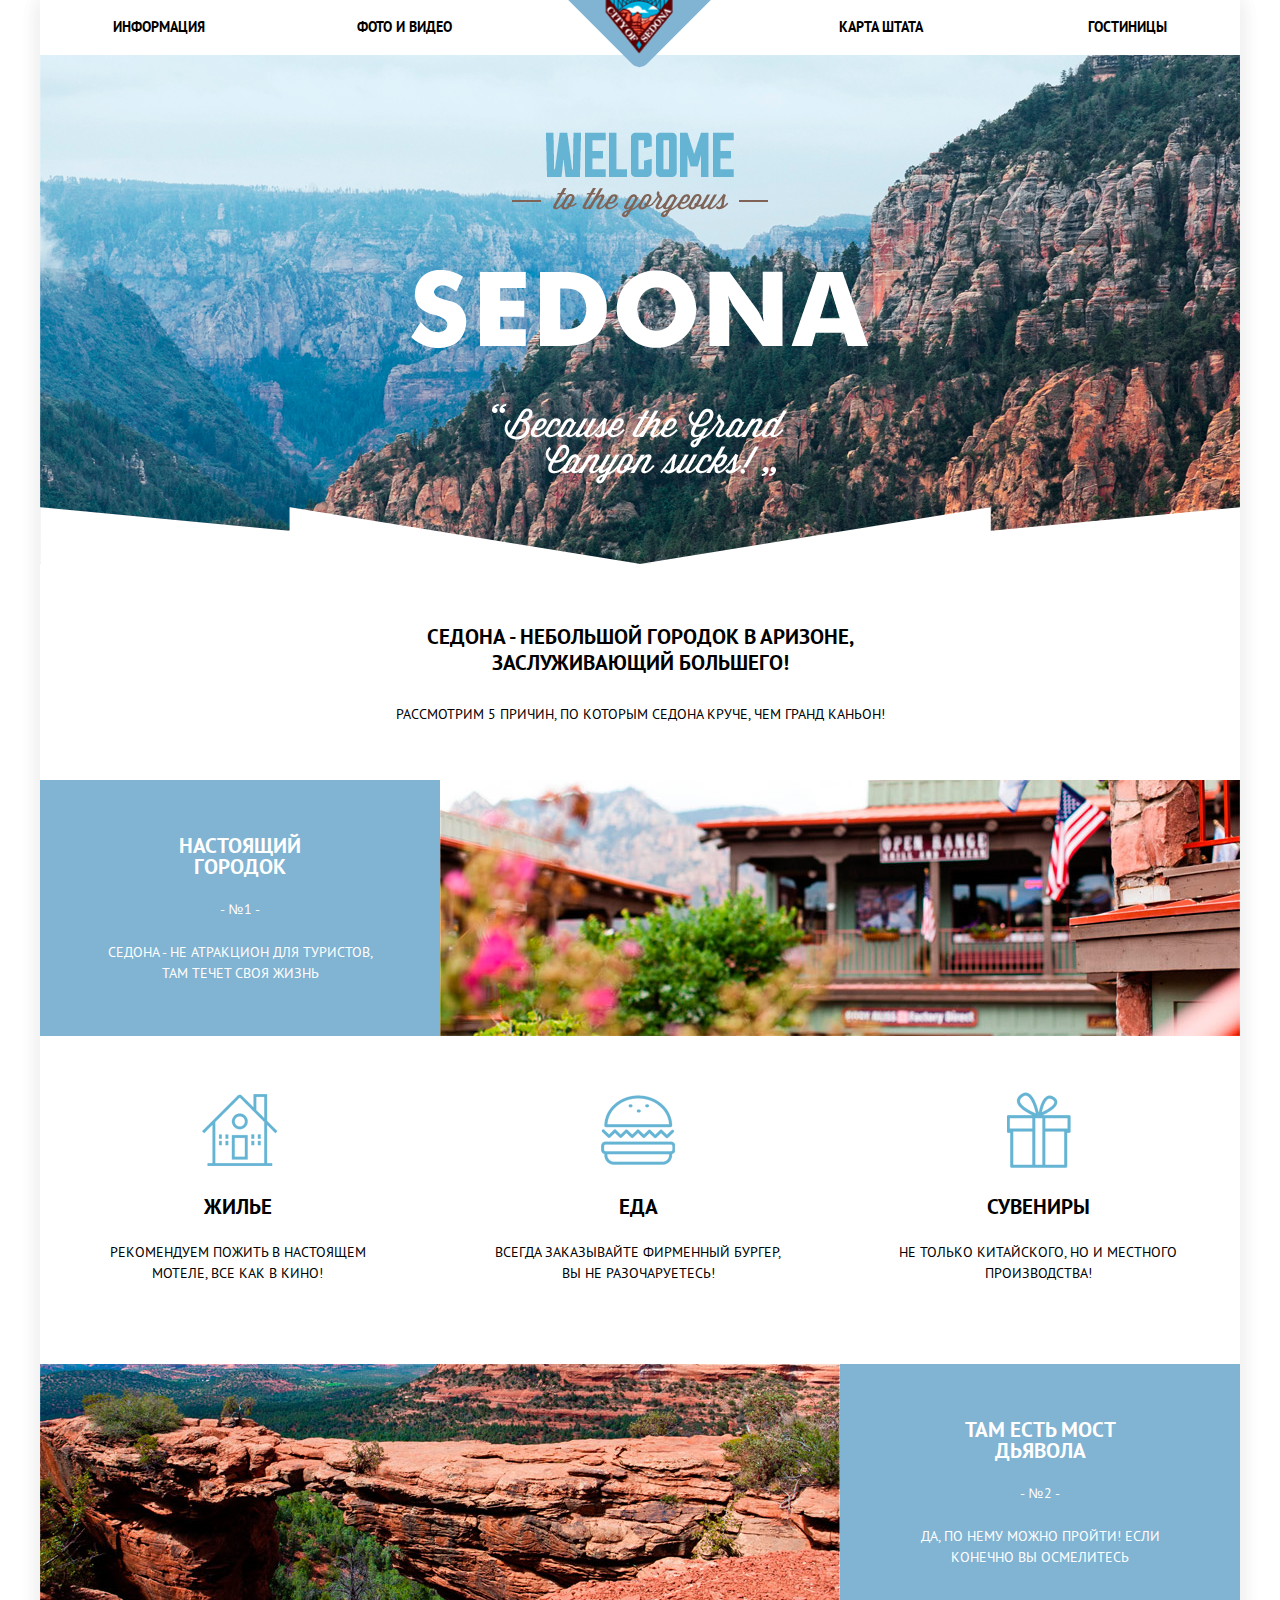
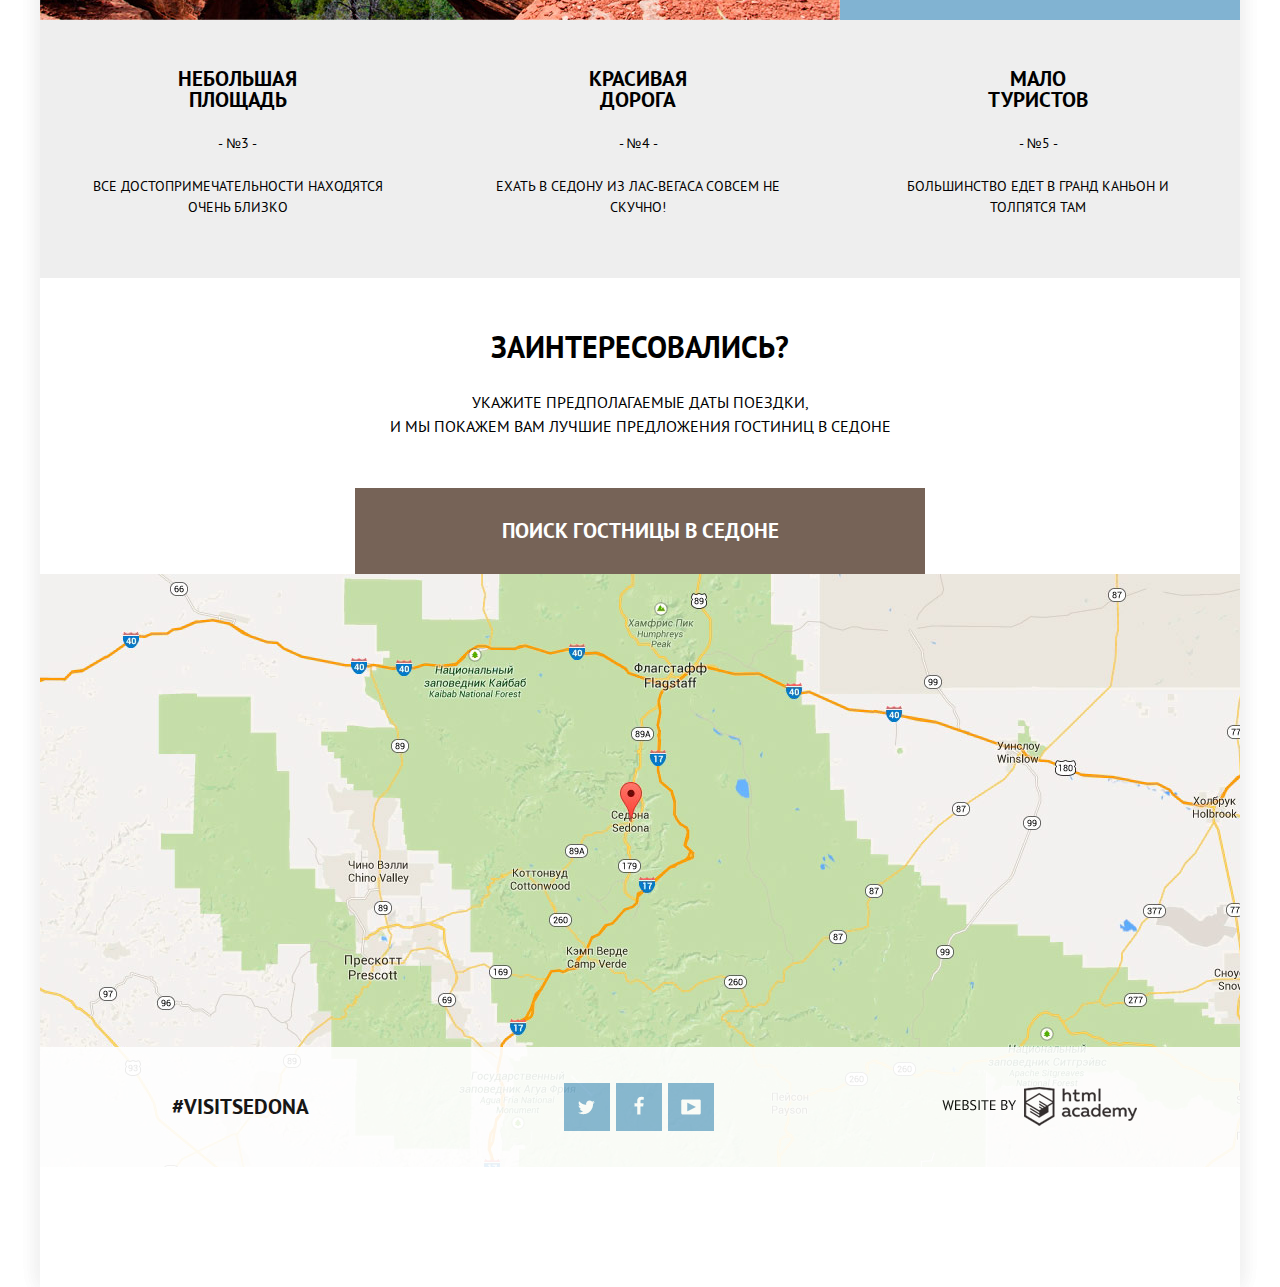
<file: index.html>
<!DOCTYPE html>
<html lang="ru">
  <head>
    <meta charset="utf-8">
    <title>Sedona</title>
    <link rel="stylesheet" href="css/normalize.min.css">
    
    <!--<link rel="stylesheet" href="css/style.css">-->
    <!--Разкоментиовать когда будет готов минимальный файл-->
    <link rel="stylesheet" href="css/style.min.css">
  </head>
  <body>
    <header>
      <nav class="clearfix"> 
        <div class="left-item-nav">
          <a href="#">Информация</a>
          <a href="#">Фото и видео</a>
        </div>
        <div class="right-item-nav">
          <a href="#">Карта штата</a>
          <a href="hotels.html">Гостиницы</a>
        </div>       
        <div class="logo-head">
          <div class="logo-head-img"></div>
        </div>
      </nav>          
    </header>
    <main>
      <div class="head-image"></div>  
      <article class="main-fivecause">
        <h1 class="fivecause-h1">Седона - небольшой городок в аризоне, заслуживающий большего!</h1>
        <div class="fivecause-head">Рассмотрим 5 причин, по которым седона круче, чем гранд каньон!</div>
        <div class="fivecause-big fivecause-one clearfix">
          <div class="fivecause-text">
            <div class="fivecause-text-h2">Настоящий городок</div>
            <div class="fivecause-text-number">- №1 -</div>    
            <div class="fivecause-text-content">Седона - не атракцион для туристов, там течет своя жизнь</div>
          </div>
          <div class="fivecause-img fi-one"></div>          
        </div>
        <ul class="main-advice main-list">
          <li>
            <div class="advice-img sprite-causes sprite-causes-home"></div>
            <div class="advice-h2">Жилье</div>
            <div class="advice-text">Рекомендуем пожить в настоящем мотеле, все как в кино!</div>
          </li>
          <li>
            <div class="advice-img sprite-causes sprite-causes-food"></div>
            <div class="advice-h2">Еда</div>
            <div class="advice-text">Всегда заказывайте фирменный бургер, вы не разочаруетесь!</div>
          </li>
          <li>
            <div class="advice-img sprite-causes sprite-causes-souvenir"></div>
            <div class="advice-h2">Сувениры</div>
            <div class="advice-text">Не только китайского, но и местного производства!</div>
          </li>
        </ul>
        <div class="fivecause-big fivecause-two clearfix">
          <div class="fivecause-text">
            <div class="fivecause-text-h2">Там есть мост дьявола</div>
            <div class="fivecause-text-number">- №2 -</div>    
            <div class="fivecause-text-content">Да, по нему можно пройти! Если конечно вы осмелитесь</div>
          </div>
          <div class="fivecause-img fi-two"></div>          
        </div>
        <ul class="fivacause-other main-list">
          <li>
            <div class="advice-h2 fo-h2">Небольшая площадь</div>
            <div class="advice-number fo-number">- №3 -</div>
            <div class="advice-text fo-text">Все достопримечательности находятся очень близко</div>
          </li>
          <li>
            <div class="advice-h2 fo-h2">Красивая дорога</div>
            <div class="advice-number fo-number">- №4 -</div>
            <div class="advice-text fo-text">Ехать в седону из лас-вегаса совсем не скучно!</div>
          </li>
          <li>
            <div class="advice-h2 fo-h2">Мало туристов</div>
            <div class="advice-number fo-number">- №5 -</div>
            <div class="advice-text fo-text">Большинство едет в гранд каньон и толпятся там</div>
          </li>
        </ul>
      </article>
      <div class="main-traveldate">
        <h2 class="traveldate-h2">Заинтересовались?</h2>
        <div class="traveldate-text">
          Укажите предполагаемые даты поездки,<br>
          и мы покажем вам лучшие предложения гостиниц в седоне
        </div>  
        <div class="form-caption" id="search-hotel">Поиск гостницы в Cедоне 
           <!-- скрытые изначально модули not-visible -->
          <form class="form-search-hotel not-visible" id="search-hotel-form-id" name="travel-date-user" action="#" method="post">
            <fieldset>    
              <label>Дата заезда:</label>
              <input type="date" name="tdu-date-begin" value="2016-06-24">
              
              
              <label>Дата выезда:</label>  
              <input type="date" name="tdu-date-end" value="2016-07-04">              
                
              <div class="form-search-hotel_people">
                <div class="form-search-hotel_people_adult">
                  <label>Взрослые:</label>
                  <div class="form-search-hotel_people_adult_count">
                    <a class="icon-minus"></a>
                    <input type="text" value="2" name="tdu-adult">
                    <a class="icon-plus"></a>
                  </div>                  
                </div>
              
              
                <div class="form-search-hotel_people_children">
                  <label>Дети:</label>              
                  <div class="form-search-hotel_people_children_count">                  
                  <a class="icon-minus"></a>
                    <input type="text" value="0" name="tdu-child">
                  <a class="icon-plus"></a>  
                </div>
              </div> 
              </div>  
              <button>найти</button>
            </fieldset>    
          </form>
        </div>
        <div class="traveldate-image-map"> 
          <iframe src="https://www.google.com/maps/embed?pb=!1m18!1m12!1m3!1d52385.13562588632!2d-111.83015792986895!3d34.854443865313165!2m3!1f0!2f0!3f0!3m2!1i1024!2i768!4f13.1!3m3!1m2!1s0x872da132f942b00d%3A0x5548c523fa6c8efd!2z0KHQtdC00L7QvdCwLCDQkNGA0LjQt9C-0L3QsCA4NjMzNiwg0KHQqNCQ!5e0!3m2!1sru!2sru!4v1470729259443" height="593" style="border:0" allowfullscreen></iframe>
        </div>        
      </div>
    </main>
    <footer class="footer-index">
      <div class="footer footer-hashtag">#Visitsedona</div>
      <div class="footer footer-social">
        <a class="fc-social fc-twiter" href="#"> <div class="sprite-small sprite-small-twet"></div></a>
        <a class="fc-social fc-facebook" href="#"><div class="sprite-small sprite-small-facebook"></div></a>
        <a class="fc-social fc-youtube" href="#"><div class="sprite-small sprite-small-youtube"></div></a>
        
      </div>
      <div class="footer footer-make"></div>
    </footer>
   
  <!--Скрипты сайта-->
  <script src="js/script.js"></script>  
  </body>
</html>
</file>
<file: css/style.css>
/*шрифты*/
 @font-face {
    font-family: PTsans; /* Гарнитура шрифта */
    src: local("PTsans"),
      url("../fonts/ptsans.woff") format("woff2"),
      url("../fonts/ptsans.woff") format("woff");
    font-weight: normal;
    font-style: normal;
 }  
 
 @font-face {
    font-family: PTsans; /* Гарнитура шрифта */
    src: local("PTsans"),
      url("../fonts/ptsansbold.woff2") format("woff2"),
      url("../fonts/ptsansbold.woff") format("woff");
    font-weight: bold;
    font-style: normal;
 }  
 
 @font-face {
  font-family: "symbols-sedona"; /*Иконочный шрифт*/
  src: url("../fonts/symbols-sedona.woff") format("woff"),
       url("../fonts/symbols-sedona.woff2") format("woff2");
  font-weight: normal;
  font-style: normal;  
}
    
/*вспомогательные классы*/

/*чтобы картинки не уходили за границы*/
img {
    max-width: 100%;
    height: auto;
}

/*Убираем браузерную обводку у элементов*/
:active, :hover, :focus {
    outline: 0;
    outline-offset: 0;
}
/*Класс для того, чтобы контейнер float разметки "видел" их */
.clearfix::after {
    content: "";
    display: table;
    clear: both;
}

.not-visible {
  display: none;
}


/*КОНЕЦ Вспомогательны классы*/

/*sprites*/
.sprite-small {
  display: block;
  margin: auto;
  background-image: url("../img/sprites-small.png");
  background-repeat: no-repeat;
    
}

.sprite-small-cheked-false {
    width: 22px;
    height: 22px;
    background-position: -10px -10px;
}

.sprite-small-cheked-true {
    width: 26px;
    height: 22px;
    background-position: -52px -10px;
}

.sprite-small-facebook {
    width: 10px;
    height: 19px;
    background-position: -98px -10px;
}

.sprite-small-range {
    width: 21px;
    height: 23px;
    background-position: -128px -10px;
}

.sprite-small-star {
    width: 18px;
    height: 17px;
    background-position: -169px -10px;
}

.sprite-small-twet {
    width: 17px;
    height: 15px;
    background-position: -207px -10px;
}

.sprite-small-youtube {
    width: 20px;
    height: 16px;
    background-position: -244px -10px;
}

/*sprites end*/

/*Иконочный шрифт*/
[class^="icon-"]::before,
[class*=" icon-"]::before {
  display: inline-block;
  width: 1em;
  margin-right: 0.2em;
  margin-left: 0.2em;

  font-weight: normal;
  line-height: 1em;
  font-family: "symbols-sedona";
  text-align: center;
  text-transform: none;
  text-decoration: inherit;
  font-style: normal;
  font-variant: normal;

  speak: none;
}

.icon-facebook::before { content: "\66"; } /* "f" */
.icon-twitter::before { content: "\74"; } /* "t" */
.icon-youtube::before { content: "\f39e"; } /* "y" */
.icon-up-dir::before { content: "\25b2"; } /* "▲" */
.icon-down-dir::before { content: "\25bc"; } /* "▼" */
.icon-star::before { content: "\2605"; } /* "★" */
.icon-check-off::before { content: "\2610"; } /* "☐" */
.icon-check-on::before { content: "\2611"; } /* "☑" */
.icon-calendar::before { content: "\e800"; } /* "calendar" */
.icon-minus::before { content: "\e802"; } /* "-" */
.icon-plus::before{ content: "\e801"; } /* "+" */
/*Иконочный шрифт КОНЕЦ*/

body {
    /*позиционирование*/
    /*блочная модель*/
    min-width: 768px;
    max-width: 1200px;
    margin: auto;
    /*типографика*/
    
    font-family: "PTsans", "Tahoma", sans-serif;
    font-size: 14px;
    line-height: 21px;
    font-weight: normal;
    font-style: normal;
    
    /*оформление*/
    
    background-color: #ffffff;
    color: #000000;
    -webkit-box-shadow: 0px 0px 20px 0px #eeeeee, 0px 0px 20px 0px #eeeeee;
            box-shadow: 0px 0px 20px 0px #eeeeee, 0px 0px 20px 0px #eeeeee;
    /*анимация*/
    /*разное*/
}

nav {
  position: relative;

  height: 21px;
  padding: 17px 73px;
  /*background-color: red;*/
}

nav a {
  display: inline-block;
  width: 128px;
  text-transform: uppercase;
  font-weight: bold;
  line-height: 21px;
  text-decoration: none;
  color: #000000;
}

.logo-head {
  position: absolute;
  top: -70px;
  left: 548px;
  width: 110px;
  height: 120px;
  background-color: #81b3d2;
  border-radius: 10px;
  -webkit-transform: rotate(45deg);
      -ms-transform: rotate(45deg);
          transform: rotate(45deg);
  
}
.logo-head-img-link {
  display: block;
  text-decoration: none;
}

.logo-head-img {
  position: absolute;
  top: 60px;
  right: -1px;
  
  width: 67px;
  height: 56px;
  background: url("../img/logo-head.png");
  -webkit-transform: rotate(-45deg);
      -ms-transform: rotate(-45deg);
          transform: rotate(-45deg);  
}

.left-item-nav {
  float:left;
}

.left-item-nav a{
  margin-right: 112px;  
  text-align: left;
  
}

.right-item-nav {
  float:right;
}

.right-item-nav a{
  margin-left: 112px;  
  text-align: right;
}

.active-item-nav{
  color: #766357;  
}

.left-item-nav a:hover,
.right-item-nav a:hover {
  color: #81b3d2;
}

.left-item-nav >.active-item-nav:hover,
.right-item-nav>.active-item-nav:hover{
  color: #604e43;  
}

.left-item-nav a:active,
.right-item-nav a:active {
  color: #b7b7b7;
}

.left-item-nav >.active-item-nav:active,
.right-item-nav>.active-item-nav:active{
  color: #d8d3d0;;  
}

.head-image {
  width: 1200px;
  height: 555px;  
  background: url("../img/intro.png");
  background-position: 0 -55px;
 }

.fivecause-h1 {
  display: inline-block;
  max-width: 1200px;
  margin-bottom: 25px;
  padding: 0 312px;
  font-size: 21px;
  line-height: 26px;
  font-weight: bold;
  text-transform: uppercase; 
  text-align: center;
  vertical-align: top;
}

.fivecause-head {
  max-width: 1200px;
  margin-bottom: 53px;
  padding: 0 312px;  
  font-size: 14px;
  line-height: 26px;
  text-transform: uppercase; 
  text-align: center;
}

.fivecause-big {
  height: 256px;
}
.fivecause-text{  
  width: 280px;
  height: 146px;
  padding: 55px 60px;
  text-transform: uppercase; 
  text-align: center;
  color: #ffffff;  
  background-color: #81b3d2;    
}

.fivecause-text-h2 {  
  padding: 0 63px;
  font-size: 21px;
  font-weight: bold;
}

.fivecause-text-number {
  margin: 22px 0;
}

.fivecause-one .fivecause-text {
  float: left;
}

.fivecause-one .fivecause-img {
  float: right;
  width: 800px;
  height: 256px;
  background: url("../img/real-town.jpg");
}
  

.fivecause-two .fivecause-img {
  float: left; 
  width: 800px;
  height: 256px;
  background: url("../img/place-diablo.jpg");
}

.fivecause-two .fivecause-text {
  float: right;  
}
/**/
.main-list {
  list-style: none;
  margin: 0;
  padding: 0;
}

.main-list li {
  display: inline-block;
  width: 400px;
  margin: 0;
  margin-left: -0.27em;
  padding: 0;
  vertical-align: top;
  
}

.main-advice {
  height: 270px;
  margin: 0;
  padding: 0;
  margin-top: 55px;  
  margin-bottom: 3px;
  text-align: center;
}


.advice-h2 {
  margin: 3px 0;
  text-transform: uppercase;
  font-size: 21px;
  line-height: 65px;
  font-weight: bold;
}

.advice-text {
  margin: 0 55px;
  text-transform: uppercase;
}
.advice-number {
  margin: 30px 0;
}

.fo-h2 {
  margin: 0;
  padding: 0 130px;
  line-height: 21px;
  text-align: center;
}

.fo-number {
  margin-top: 23px;
  margin-bottom: 22px;
  padding: 0;  
}


/*img*/
.sprite-causes {
  display: block;
  margin: auto;
  background-image: url("../img/sprites-causes.png");
  background-repeat: no-repeat;        
}

.sprite-causes-home {
    width: 75px;
    height: 72px;
    background-position: -115px -12px;
}

.sprite-causes-food {
    width: 74px;
    height: 70px;
    background-position: -12px -11px;
}

.sprite-causes-souvenir {
    width: 64px;
    height: 76px;
    background-position: -215px -14px;
}

.advice-img{
  width: 80px;
  height: 80px;
  /*background-color: yellow;*/
}
/*img end*/

.fivacause-other {
  height: 205px;
  padding-top: 48px;
  padding-bottom: 5px;
  text-align: center;
  background-color: #eeeeee;
}

/* serch hotel*/
.main-traveldate {
  
  
  text-transform: uppercase;
  line-height: 24px;
  text-align: center;
}

.traveldate-h2{
  margin-top: 50px;
  font-size: 30px;
  line-height: 37px;
  font-weight: bold;
}

.traveldate-text {
  font-size: 16px;
  text-align: center;
  text-transform: uppercase;
}

.form-caption {
  position:relative;
  width: 570px;
  height: 86px;
  margin: auto;
  margin-top: 50px;
  font-size: 21px;
  line-height: 86px;
  font-weight: bold;
  text-align: center;
  text-transform: uppercase;
  color: #ffffff;
  background-color: #766357; 
  cursor: pointer;
}

.traveldate-image-map {
  width: 100%;
  height: 593px;
  background: url("../img/map.jpg");
}

/* ПОДВАЛ */
footer {
  width: 100%;
  height: 120px;
  background-color: #ffffff;
}

.footer-index {
  position: relative;
  top: -120px;
  opacity: 0.9; 
}

.footer {
  display: inline-block;  
  width: 400px;
  height: 120px;
  
  vertical-align: top;  
}
.footer:not(:first-child) {
  margin-left: -0.29em;
  
}

.footer-hashtag {
  margin: auto;
  font-size: 21px;
  line-height: 120px;
  font-weight: bold;
  text-align: center;
  text-transform: uppercase;
 /* background-color: orange;*/  
}

.footer-social {
  text-align: center;
  /*background-color: yellow;*/
  
}

.fc-social {
  display: inline-block;
  width: 46px;
  margin-top: 36px;
  margin-right: 2px;  
  vertical-align: top;
  background-color: #81b3d2;
  
}

.fc-twiter{
  height: 31px;
  padding-top: 17px;
}

.fc-facebook{
  height: 35px;
  padding-top: 13px;
}

.fc-youtube{
  height: 32px;
  padding-top: 16px;  
}

.fc-twiter:hover,
.fc-youtube:hover, 
.fc-facebook:hover{
  background-color: #669ec0;
}

.fc-twiter:active,
.fc-youtube:active,
.fc-facebook:active {
  background-color: #5496bd;  
}
.footer-make {
  background: url("../img/copyright.png") no-repeat center center;
}


/*============================================*/
/* hotel.html */
/*filters*/
.main-filter {
  height: 160px;
  margin: 0;
  padding: 27px 73px 30px;
  text-transform: uppercase;
  color: #ffffff;
  background-color: #7ea2c2;
  background: url("../img/filter_bg.jpg") no-repeat;
}

.main-filter legend {
  font-size: 16px;
  line-height: 21px;
  font-weight: bold;
}

.mf-group {
  float: left;
  display: inline-block;
  width: 251px;
  margin: 0;
  padding: 0;
  vertical-align: top;  
  border: none;
}

.mf-other {
  float: right;
  width: 328px;
}


input[type="checkbox"] {
  display: none;

}

.mf-group label{
  display: block;
  padding-left: 18px;
  margin-top: 24px;
  cursor: pointer;
}

.mf-infrastructure label::before,
.mf-housingtype label::before{
  position: relative;
  left: -18px;
  content: "";
  display: inline-block;
  width: 26px;
  height: 22px;
  vertical-align: top;
  background-image: url("../img/sprites-small.png");
  background-repeat: no-repeat;
  background-position: -10px -10px; 
}

input[type=checkbox]:checked + label::before {
  width: 26px;
  height: 22px;  
  background-position: -52px -10px;
}    
/*range*/
.mf-other-minmax {
  float: right;
  width: 314px;
  height: 32px;
  margin-top: 10px;  
  border: 2px solid #ffffff;
  border-radius: 2px;
}

.mf-other-min,
.mf-other-max {
  display: inline-block;  
  width: 154px;
  height: 22px;
  margin: 0;
  padding: 0;
  margin-top: 5px;
  text-align: center;
  color: #ffffff;
  background: none;
  border: none; 
}

.mf-other-min {
  border-right: 2px solid #ffffff; 
}

/*range*/
.range-controls {
    position: relative;
    overflow: hidden;
    width: 324px;
    height: 40px;
    margin: 0;
    margin-top: 57px;
}
.range-controls .scale {
    width: 315px;
    height: 2px;
    margin: 0;
    margin-top: 10px;
    margin-left: 12px;      
    background-color: #8f8181;
}
.range-controls .bar {
    /*индикатор зеленый*/
    width: 260px;
    height: 2px;
    background-color: #ffffff;
}
.range-controls .toggle {
    position: absolute;
    top: 0px;
    width: 4px;
    height: 4px;
    background-color: #ababab;
    border: 8px solid #fff;
    border-radius: 50%;
    -webkit-box-shadow: 0 1px 0 0 #cfcfcf;
            box-shadow: 0 1px 0 0 #cfcfcf;
    cursor: pointer;
}

.range-controls .min-toggle {
    left: 11px;
}
.range-controls .max-toggle {
    left: 265px;
}

.min-toggle:hover,
.max-toggle:hover {
  background-color: #1c4f80;
}

/*range end*/

.btn-mf-other-show {
  display: block;
  width: 133px; 
  height: 32px;
  margin-top: 5px;
  margin-left: 97px;
  line-height: 32px;
  text-align: center;
  text-decoration: none;
  color: #ffffff;
  border: 2px solid #ffffff;
  border-radius: 2px;
}

.btn-mf-other-show:hover {
  color: #000000;
   background-color: #ffffff;
}

.sprite-small-cheked-false {
    width: 22px;
    height: 22px;
    background-position: -10px -10px;
}

.sprite-small-cheked-true {
    
}

/*end filters*/

.main-found-head{
  height: 87px;
  padding: 0 73px;
}

.mf-found-item{
  width: 160px;
  font-size: 21px;
  line-height: 87px;
  font-weight: bold;
  text-transform: uppercase;
}

.mf-inline-block {
  display: inline-block;
  vertical-align: top;
}

.mf-sorting {
  margin-top: 39px;
  font-size: 12px;
  line-height: 16px;
  text-transform: uppercase;
}

.mf-sorting-list {
  display: inline-block;
  width: 364px;
  margin: 0;
  padding: 0;
  line-height: 14px;
  list-style: none; 
  vertical-align: top;
}

.mf-sorting-list li {
  display: inline-block;
  margin: 0;
  padding: 0;
  margin-left: 30px;
  vertical-align: top;
  color: #b1b1b1;
  border-bottom: 1px dashed #81b3d2;
  cursor: pointer;
}

.mf-sorting-list li:first-child{
  margin-left: 34px;
}

li.active-filter {
  color: #81b3d2;
  border: none;
}

.mf-sorting-list li:hover {
  color: #81b3d2;
}

.mf-sorting-list li:active {
  color: #000000;
  border: none;
} 

.mf-topdown {
  display: inline-block; 
  width: 241px;  
  margin-left: 203px;
  text-align: right;
}

.btn-triangle {
  display: inline-block;
  width: 0;
  height: 0;
  margin-top: 41px;
  margin-left: 8px;
  border-style: solid;  
}

.btn-triangle-up {
  border-color: #ffffff #ffffff #cccccc #ffffff;
  border-width: 0 5px 9px 5px;
  cursor: pointer;  
}

.btn-triangle-down {
  border-color: #81b3d2 #ffffff #ffffff #ffffff;
  border-width: 9px 5px 0 5px;  
  cursor: pointer;
}

.btn-triangle-up:hover {
  border-color: #ffffff #ffffff #000000 #ffffff;  
}

.btn-triangle-down:hover {
  border-color: #000000 #ffffff #ffffff #ffffff;
  
}

.btn-triangle-up:active {
  border-color: #ffffff #ffffff #81b3d2 #ffffff;  
}

.btn-triangle-down:active {
  border-color: #81b3d2 #ffffff #ffffff #ffffff;
  
}
/**/
.main-found-item{
    height: 90px;
    padding: 25px 73px 35px;;
    text-transform: uppercase;
}

.main-found-item:nth-child(even){
  border-top: 1px solid #b1b1b1;
  border-bottom: 1px solid #b1b1b1;  
}

.mf-item-image {
  float: left;
  width: 135px;
  height: 90px;
  margin-top: 5px;
  margin-right: 30px;  
}

.amara-image{
  background: url("../img/amara.jpg");
}

.desert-image{
  background: url("../img/desert.jpg");
}

.villas-image{
  background: url("../img/villas.jpg");
}

.mf-item-text {
  float: left;

}

.mf-item-rating {  
  float: right;
  width: 111px;
  text-align: right;
}

.mfit-h2 {
  font-size: 21px;
  line-height: 26px;
  font-weight: bold;
  margin-bottom: 8px;  
}

.mfit-h2:hover {
  color: #81b3d2;
  cursor: pointer;
}

.mfit-h2:active {
  color: #b2b2b2;
}

.mfit-content {
  margin-bottom: 14px;  
}

.mfit-content b {
  display: inline-block;
  width: 105px;
  margin-right: 6px;
  font-weight: normal;
}

.btn-hotel {
  display: inline-block;
  width: 110px;
  height: 27px;
  margin-right: 3px;
  font-size: 14px;
  line-height: 27px;
  font-weight: bold;
  text-align: center;
  text-decoration: none;
  color: #ffffff;
  background-color: #81b3d2;
}
.mfit-more:hover {
  background-color: #669ec0;
}

.mfit-more:active {
  color: #88b6d1;
  background-color: #5496bd;
}


.mfit-reserve {
  width: 142px;
  background-color: #766357;
}

.mfit-reserve:hover {
  background-color: #604e43;
}

.mfit-reserve:active {
  color: #857871;
  background-color: #503e33;
}

.mfi-rating-star {
  display: inline-block;
  width: 18px;
  height: 17px;
  margin-top: 3px;
  margin-bottom: 43px;
  background: url("../img/star.png");
}

.star-three {
  display: inline-block;
  width: 54px;
  height: 17px;
  background: url("../img/star.png");
}

.star-two {
  display: inline-block;
  width: 36px;
  height: 17px;
  background: url("../img/star.png");
}

.star-four {
  display: inline-block;
  width: 72px;
  height: 17px;
  background: url("../img/star.png");
}

.mfi-rating-text {
  width: 111px;
  height: 27px;
  line-height: 27px;
  font-weight: normal;
  text-align: center;  
  color: #8b8b8b;
  background-color: #f2f2f2;
}

.form-search-hotel {
  position: absolute;
  top: 86px;
  left: 0;
  width: 570px;
  height: 396px;
  margin: 0;
  padding: 0;
  background-color: #ffffff;
  color: #000000;  
}

.form-search-hotel fieldset {
  width: 460px;
  margin: auto;
  margin-top: 55px;
  text-transform: uppercase;
  font-size: 14px;
  line-height: 26px;
  font-weight: bold;
  border: none;  
}

.form-search-hotel fieldset>label {
  margin: 0;
  padding: 0; 
  margin-right: 12px;  
}

.form-search-hotel button {
  width: 460px;
  height: 60px;
  margin: 50px 0;
  padding: 0;
  line-height: 60px; 
  text-transform: uppercase;
  background-color: #81b3d2;
  color: #ffffff;
  border: none;
  cursor: pointer;
}
.form-search-hotel button:hover {
  background-color: #669ec0;
}

.form-search-hotel button:active {
  color: #88b6d1;
  background-color: #5496bd;
}


.form-search-hotel input[type="date"] {
  width: 316px;
  height: 38px;
  margin-bottom: 29px;
  padding: 0 15px;
  background-color: #f2f2f2;
  border: none;
}
.form-search-hotel input[type="date"]:hover {
  background-color: #ebebeb;
} 

.form-search-hotel input[type="date"]:focus {
  background-color: #ffffff;
  border: 2px solid #e5e5e5;
}

.form-search-hotel_people_adult {
  display: inline;
  float: left;
  margin: 0;
  padding: 0;  
}

.form-search-hotel_people_children {
  display: inline;
  float: right;
  margin: 0;
  padding: 0;  
}

.form-search-hotel_people_adult label,
.form-search-hotel_people_children label{
  margin-right: 30px;  
}

.form-search-hotel_people_adult_count,
.form-search-hotel_people_children_count{
  display: inline;
  width: 117px;  
  height: 38px;
  margin: 0;
  padding: 5px 0;
  background-color: #f2f2f2;
}

.form-search-hotel_people_adult_count>a,
.form-search-hotel_people_children_count>a {
  display: inline-block;
  width: 39px;  
  color: #a9a9a9;
  cursor: pointer;  
}

.form-search-hotel_people_adult_count>a:hover,
.form-search-hotel_people_children_count>a:hover {
  color: #000000;
}

.form-search-hotel_people_adult_count>a:active,
.form-search-hotel_people_children_count>a:active {
  color: #81b3d2;
}

.form-search-hotel_people_adult_count input[type="text"],
.form-search-hotel_people_children_count input[type="text"] {
  width: 39px;
  text-align: center;
  background-color: #f2f2f2;
  border: none;
}

/* mobile */
@media screen and (max-width: 1024px) {
  body {
      width: 768px;
      padding: 0;
  }
    
  .head-image {
    height: 516px;  
    background: url("../img/intro768.png") no-repeat;    
  }

  .logo-head {
    left: 324px;
    width: 120px;  
  }

  .left-item-nav a{
    margin-right: 10px;    
  }

  .right-item-nav a{
    margin-left: 10px;    
  }

  .fivecause-h1 {
    padding: 0 162px;
  }

  .fivecause-head {
    padding: 0 122px;  
  }

  .fivecause-text{  
    width: 178px;
    height: 156px;
    padding: 50px 39px;
  }

  .fivecause-text-h2 {  
    padding: 0 23px;  
  }
  .fivecause-one .fivecause-img {
    width: 512px;
  }

  .fivecause-two .fivecause-img {
    width: 512px;
  }

  .main-list li {
    width: 256px;
  }

  .advice-h2 {
    padding: 0 70px;
  }

  .footer {
    width: 256px;
  }
  
  .main-filter {
    padding: 27px 46px 30px;
  }  
  .mf-group {
    width: 219px;  
  }
   
  .mf-other {
    width: 226px;
  }
  
  .mf-other-minmax {
    width: 224px;
  }

  .mf-other-min,
  .mf-other-max {
    width: 105px;
  }
  
  /*range*/
  .range-controls {
    width: 224px;
  }
  
  .range-controls .scale {
    width: 224px;
  }
  
  .range-controls .bar {
    width: 160px;
  }
  
  .range-controls .max-toggle {
    left: 160px;
  }   
}
</file>
<file: css/style.min.css>
body,nav a{line-height:21px;color:#000}@font-face{font-family:PTsans;src:local("PTsans"),url(../fonts/ptsans.woff) format("woff2"),url(../fonts/ptsans.woff) format("woff");font-weight:400;font-style:normal}@font-face{font-family:PTsans;src:local("PTsans"),url(../fonts/ptsansbold.woff2) format("woff2"),url(../fonts/ptsansbold.woff) format("woff");font-weight:700;font-style:normal}@font-face{font-family:symbols-sedona;src:url(../fonts/symbols-sedona.woff) format("woff"),url(../fonts/symbols-sedona.woff2) format("woff2");font-weight:400;font-style:normal}img{max-width:100%;height:auto}:active,:focus,:hover{outline:0;outline-offset:0}.clearfix::after{content:"";display:table;clear:both}.not-visible{display:none}.sprite-small{display:block;margin:auto;background-image:url(../img/sprites-small.png);background-repeat:no-repeat}.sprite-small-cheked-true{width:26px;height:22px;background-position:-52px -10px}.sprite-small-facebook{width:10px;height:19px;background-position:-98px -10px}.sprite-small-range{width:21px;height:23px;background-position:-128px -10px}.sprite-small-star{width:18px;height:17px;background-position:-169px -10px}.sprite-small-twet{width:17px;height:15px;background-position:-207px -10px}.sprite-small-youtube{width:20px;height:16px;background-position:-244px -10px}[class*=" icon-"]::before,[class^=icon-]::before{display:inline-block;width:1em;margin-right:.2em;margin-left:.2em;font-weight:400;line-height:1em;font-family:symbols-sedona;text-align:center;text-transform:none;text-decoration:inherit;font-style:normal;font-variant:normal;speak:none}.btn-hotel,.btn-mf-other-show,.logo-head-img-link,nav a{text-decoration:none}.icon-facebook::before{content:"\66"}.icon-twitter::before{content:"\74"}.icon-youtube::before{content:"\f39e"}.icon-up-dir::before{content:"\25b2"}.icon-down-dir::before{content:"\25bc"}.icon-star::before{content:"\2605"}.icon-check-off::before{content:"\2610"}.icon-check-on::before{content:"\2611"}.icon-calendar::before{content:"\e800"}.icon-minus::before{content:"\e802"}.icon-plus::before{content:"\e801"}body{min-width:768px;max-width:1200px;margin:auto;font-family:PTsans,Tahoma,sans-serif;font-size:14px;font-weight:400;font-style:normal;background-color:#fff;-webkit-box-shadow:0 0 20px 0 #eee,0 0 20px 0 #eee;box-shadow:0 0 20px 0 #eee,0 0 20px 0 #eee}nav{position:relative;height:21px;padding:17px 73px}nav a{display:inline-block;width:128px;text-transform:uppercase;font-weight:700}.fivecause-h1,.fivecause-head{max-width:1200px;padding:0 312px;line-height:26px;text-transform:uppercase}.logo-head{position:absolute;top:-70px;left:548px;width:110px;height:120px;background-color:#81b3d2;border-radius:10px;-webkit-transform:rotate(45deg);-ms-transform:rotate(45deg);transform:rotate(45deg)}.logo-head-img-link{display:block}.fivecause-h1,.main-list li{display:inline-block;vertical-align:top}.logo-head-img{position:absolute;top:60px;right:-1px;width:67px;height:56px;background:url(../img/logo-head.png);-webkit-transform:rotate(-45deg);-ms-transform:rotate(-45deg);transform:rotate(-45deg)}.left-item-nav{float:left}.left-item-nav a{margin-right:112px;text-align:left}.right-item-nav{float:right}.right-item-nav a{margin-left:112px;text-align:right}.fivacause-other,.fivecause-h1,.fivecause-head,.fivecause-text,.fo-h2,.main-advice,.main-traveldate{text-align:center}.active-item-nav{color:#766357}.left-item-nav a:hover,.right-item-nav a:hover{color:#81b3d2}.left-item-nav>.active-item-nav:hover,.right-item-nav>.active-item-nav:hover{color:#604e43}.left-item-nav a:active,.right-item-nav a:active{color:#b7b7b7}.left-item-nav>.active-item-nav:active,.right-item-nav>.active-item-nav:active{color:#d8d3d0}.head-image{width:1200px;height:555px;background:url(../img/intro.png) 0 -55px}.fivecause-h1{margin-bottom:25px;font-size:21px;font-weight:700}.fivecause-head{margin-bottom:53px;font-size:14px}.advice-h2,.fivecause-text-h2{font-size:21px;font-weight:700}.fivecause-big{height:256px}.fivecause-text{width:280px;height:146px;padding:55px 60px;text-transform:uppercase;color:#fff;background-color:#81b3d2}.fivecause-text-h2{padding:0 63px}.fivecause-text-number{margin:22px 0}.fivecause-one .fivecause-text{float:left}.fivecause-one .fivecause-img{float:right;width:800px;height:256px;background:url(../img/real-town.jpg)}.fivecause-two .fivecause-img{float:left;width:800px;height:256px;background:url(../img/place-diablo.jpg)}.fivecause-two .fivecause-text{float:right}.main-list{list-style:none;margin:0;padding:0}.main-list li{width:400px;margin:0 0 0 -.27em;padding:0}.main-advice{height:270px;margin:55px 0 3px;padding:0}.advice-h2{margin:3px 0;text-transform:uppercase;line-height:65px}.advice-text{margin:0 55px;text-transform:uppercase}.advice-number{margin:30px 0}.fo-h2{margin:0;padding:0 130px;line-height:21px}.fo-number{margin-top:23px;margin-bottom:22px;padding:0}.sprite-causes{display:block;margin:auto;background-image:url(../img/sprites-causes.png);background-repeat:no-repeat}.fc-social,.footer,.mf-group{display:inline-block;vertical-align:top}.sprite-causes-home{width:75px;height:72px;background-position:-115px -12px}.sprite-causes-food{width:74px;height:70px;background-position:-12px -11px}.sprite-causes-souvenir{width:64px;height:76px;background-position:-215px -14px}.advice-img{width:80px;height:80px}.fivacause-other{height:205px;padding-top:48px;padding-bottom:5px;background-color:#eee}.main-traveldate{text-transform:uppercase;line-height:24px}.traveldate-h2{margin-top:50px;font-size:30px;line-height:37px;font-weight:700}.traveldate-text{font-size:16px;text-align:center;text-transform:uppercase}.footer-hashtag,.form-caption{font-size:21px;text-align:center;font-weight:700;text-transform:uppercase}.form-caption{position:relative;width:570px;height:86px;margin:50px auto auto;line-height:86px;color:#fff;background-color:#766357;cursor:pointer}.traveldate-image-map{width:100%;height:593px;background:url(../img/map.jpg)}footer{width:100%;height:120px;background-color:#fff}.footer-index{position:relative;top:-120px;opacity:.9}.footer{width:400px;height:120px}.footer:not(:first-child){margin-left:-.29em}.footer-hashtag{margin:auto;line-height:120px}.footer-social{text-align:center}.fc-social{width:46px;margin-top:36px;margin-right:2px;background-color:#81b3d2}.fc-twiter{height:31px;padding-top:17px}.fc-facebook{height:35px;padding-top:13px}.fc-youtube{height:32px;padding-top:16px}.fc-facebook:hover,.fc-twiter:hover,.fc-youtube:hover{background-color:#669ec0}.fc-facebook:active,.fc-twiter:active,.fc-youtube:active{background-color:#5496bd}.footer-make{background:url(../img/copyright.png) center center no-repeat}.main-filter{height:160px;margin:0;padding:27px 73px 30px;text-transform:uppercase;color:#fff;background:url(../img/filter_bg.jpg) no-repeat}.main-filter legend{font-size:16px;line-height:21px;font-weight:700}.mf-group{float:left;width:251px;margin:0;padding:0;border:none}.mf-other{float:right;width:328px}input[type=checkbox]{display:none}.mf-group label{display:block;padding-left:18px;margin-top:24px;cursor:pointer}.mf-housingtype label::before,.mf-infrastructure label::before{position:relative;left:-18px;content:"";display:inline-block;width:26px;height:22px;vertical-align:top;background-image:url(../img/sprites-small.png);background-repeat:no-repeat;background-position:-10px -10px}input[type=checkbox]:checked+label::before{width:26px;height:22px;background-position:-52px -10px}.mf-other-minmax{float:right;width:314px;height:32px;margin-top:10px;border:2px solid #fff;border-radius:2px}.mf-other-max,.mf-other-min{display:inline-block;width:154px;height:22px;margin:5px 0 0;padding:0;text-align:center;color:#fff;background:0 0;border:none}.mf-other-min{border-right:2px solid #fff}.range-controls{position:relative;overflow:hidden;width:324px;height:40px;margin:57px 0 0}.range-controls .scale{width:315px;height:2px;margin:10px 0 0 12px;background-color:#8f8181}.range-controls .bar{width:260px;height:2px;background-color:#fff}.range-controls .toggle{position:absolute;top:0;width:4px;height:4px;background-color:#ababab;border:8px solid #fff;border-radius:50%;-webkit-box-shadow:0 1px 0 0 #cfcfcf;box-shadow:0 1px 0 0 #cfcfcf;cursor:pointer}.range-controls .min-toggle{left:11px}.range-controls .max-toggle{left:265px}.max-toggle:hover,.min-toggle:hover{background-color:#1c4f80}.btn-mf-other-show{display:block;width:133px;height:32px;margin-top:5px;margin-left:97px;line-height:32px;text-align:center;color:#fff;border:2px solid #fff;border-radius:2px}.btn-mf-other-show:hover{color:#000;background-color:#fff}.sprite-small-cheked-false{width:22px;height:22px;background-position:-10px -10px}.main-found-head{height:87px;padding:0 73px}.mf-sorting-list,.mf-sorting-list li{padding:0;vertical-align:top;display:inline-block}.mf-found-item{width:160px;font-size:21px;line-height:87px;font-weight:700;text-transform:uppercase}.mf-inline-block{display:inline-block;vertical-align:top}.mf-sorting{margin-top:39px;font-size:12px;line-height:16px;text-transform:uppercase}.mf-sorting-list{width:364px;margin:0;line-height:14px;list-style:none}.mf-sorting-list li{margin:0 0 0 30px;color:#b1b1b1;border-bottom:1px dashed #81b3d2;cursor:pointer}.mf-sorting-list li:first-child{margin-left:34px}li.active-filter{color:#81b3d2;border:none}.mf-sorting-list li:hover{color:#81b3d2}.mf-sorting-list li:active{color:#000;border:none}.mf-topdown{display:inline-block;width:241px;margin-left:203px;text-align:right}.btn-triangle{display:inline-block;width:0;height:0;margin-top:41px;margin-left:8px;border-style:solid}.btn-triangle-up{border-color:#fff #fff #ccc;border-width:0 5px 9px;cursor:pointer}.btn-triangle-down{border-color:#81b3d2 #fff #fff;border-width:9px 5px 0;cursor:pointer}.btn-triangle-up:hover{border-color:#fff #fff #000}.btn-triangle-down:hover{border-color:#000 #fff #fff}.btn-triangle-up:active{border-color:#fff #fff #81b3d2}.btn-triangle-down:active{border-color:#81b3d2 #fff #fff}.main-found-item{height:90px;padding:25px 73px 35px;text-transform:uppercase}.main-found-item:nth-child(even){border-top:1px solid #b1b1b1;border-bottom:1px solid #b1b1b1}.mf-item-image{float:left;width:135px;height:90px;margin-top:5px;margin-right:30px}.amara-image{background:url(../img/amara.jpg)}.desert-image{background:url(../img/desert.jpg)}.villas-image{background:url(../img/villas.jpg)}.mf-item-text{float:left}.mf-item-rating{float:right;width:111px;text-align:right}.mfit-h2{font-size:21px;line-height:26px;font-weight:700;margin-bottom:8px}.btn-hotel,.mfi-rating-text{line-height:27px;text-align:center}.mfit-h2:hover{color:#81b3d2;cursor:pointer}.mfit-h2:active{color:#b2b2b2}.mfit-content{margin-bottom:14px}.mfit-content b{display:inline-block;width:105px;margin-right:6px;font-weight:400}.btn-hotel{display:inline-block;width:110px;height:27px;margin-right:3px;font-size:14px;font-weight:700;color:#fff;background-color:#81b3d2}.mfit-more:hover{background-color:#669ec0}.mfit-more:active{color:#88b6d1;background-color:#5496bd}.mfit-reserve{width:142px;background-color:#766357}.mfit-reserve:hover{background-color:#604e43}.mfit-reserve:active{color:#857871;background-color:#503e33}.mfi-rating-star,.star-four,.star-three,.star-two{display:inline-block;height:17px;background:url(../img/star.png)}.mfi-rating-star{width:18px;margin-top:3px;margin-bottom:43px}.star-three{width:54px}.star-two{width:36px}.star-four{width:72px}.mfi-rating-text{width:111px;height:27px;font-weight:400;color:#8b8b8b;background-color:#f2f2f2}.form-search-hotel{position:absolute;top:86px;left:0;width:570px;height:396px;margin:0;padding:0;background-color:#fff;color:#000}.form-search-hotel fieldset{width:460px;margin:55px auto auto;text-transform:uppercase;font-size:14px;line-height:26px;font-weight:700;border:none}.form-search-hotel fieldset>label{margin:0 12px 0 0;padding:0}.form-search-hotel button{width:460px;height:60px;margin:50px 0;padding:0;line-height:60px;text-transform:uppercase;background-color:#81b3d2;color:#fff;border:none;cursor:pointer}.form-search-hotel button:hover{background-color:#669ec0}.form-search-hotel button:active{color:#88b6d1;background-color:#5496bd}.form-search-hotel input[type=date]{width:316px;height:38px;margin-bottom:29px;padding:0 15px;background-color:#f2f2f2;border:none}.form-search-hotel input[type=date]:hover{background-color:#ebebeb}.form-search-hotel input[type=date]:focus{background-color:#fff;border:2px solid #e5e5e5}.form-search-hotel_people_adult{display:inline;float:left;margin:0;padding:0}.form-search-hotel_people_children{display:inline;float:right;margin:0;padding:0}.form-search-hotel_people_adult label,.form-search-hotel_people_children label{margin-right:30px}.form-search-hotel_people_adult_count,.form-search-hotel_people_children_count{display:inline;width:117px;height:38px;margin:0;padding:5px 0;background-color:#f2f2f2}.form-search-hotel_people_adult_count>a,.form-search-hotel_people_children_count>a{display:inline-block;width:39px;color:#a9a9a9;cursor:pointer}.form-search-hotel_people_adult_count>a:hover,.form-search-hotel_people_children_count>a:hover{color:#000}.form-search-hotel_people_adult_count>a:active,.form-search-hotel_people_children_count>a:active{color:#81b3d2}.form-search-hotel_people_adult_count input[type=text],.form-search-hotel_people_children_count input[type=text]{width:39px;text-align:center;background-color:#f2f2f2;border:none}@media screen and (max-width:1024px){body{width:768px;padding:0}.head-image{height:516px;background:url(../img/intro768.png) no-repeat}.logo-head{left:324px;width:120px}.left-item-nav a{margin-right:10px}.right-item-nav a{margin-left:10px}.fivecause-h1{padding:0 162px}.fivecause-head{padding:0 122px}.fivecause-text{width:178px;height:156px;padding:50px 39px}.fivecause-text-h2{padding:0 23px}.fivecause-one .fivecause-img,.fivecause-two .fivecause-img{width:512px}.footer,.main-list li{width:256px}.advice-h2{padding:0 70px}.main-filter{padding:27px 46px 30px}.mf-group{width:219px}.mf-other{width:226px}.mf-other-minmax{width:224px}.mf-other-max,.mf-other-min{width:105px}.range-controls,.range-controls .scale{width:224px}.range-controls .bar{width:160px}.range-controls .max-toggle{left:160px}}
</file>
